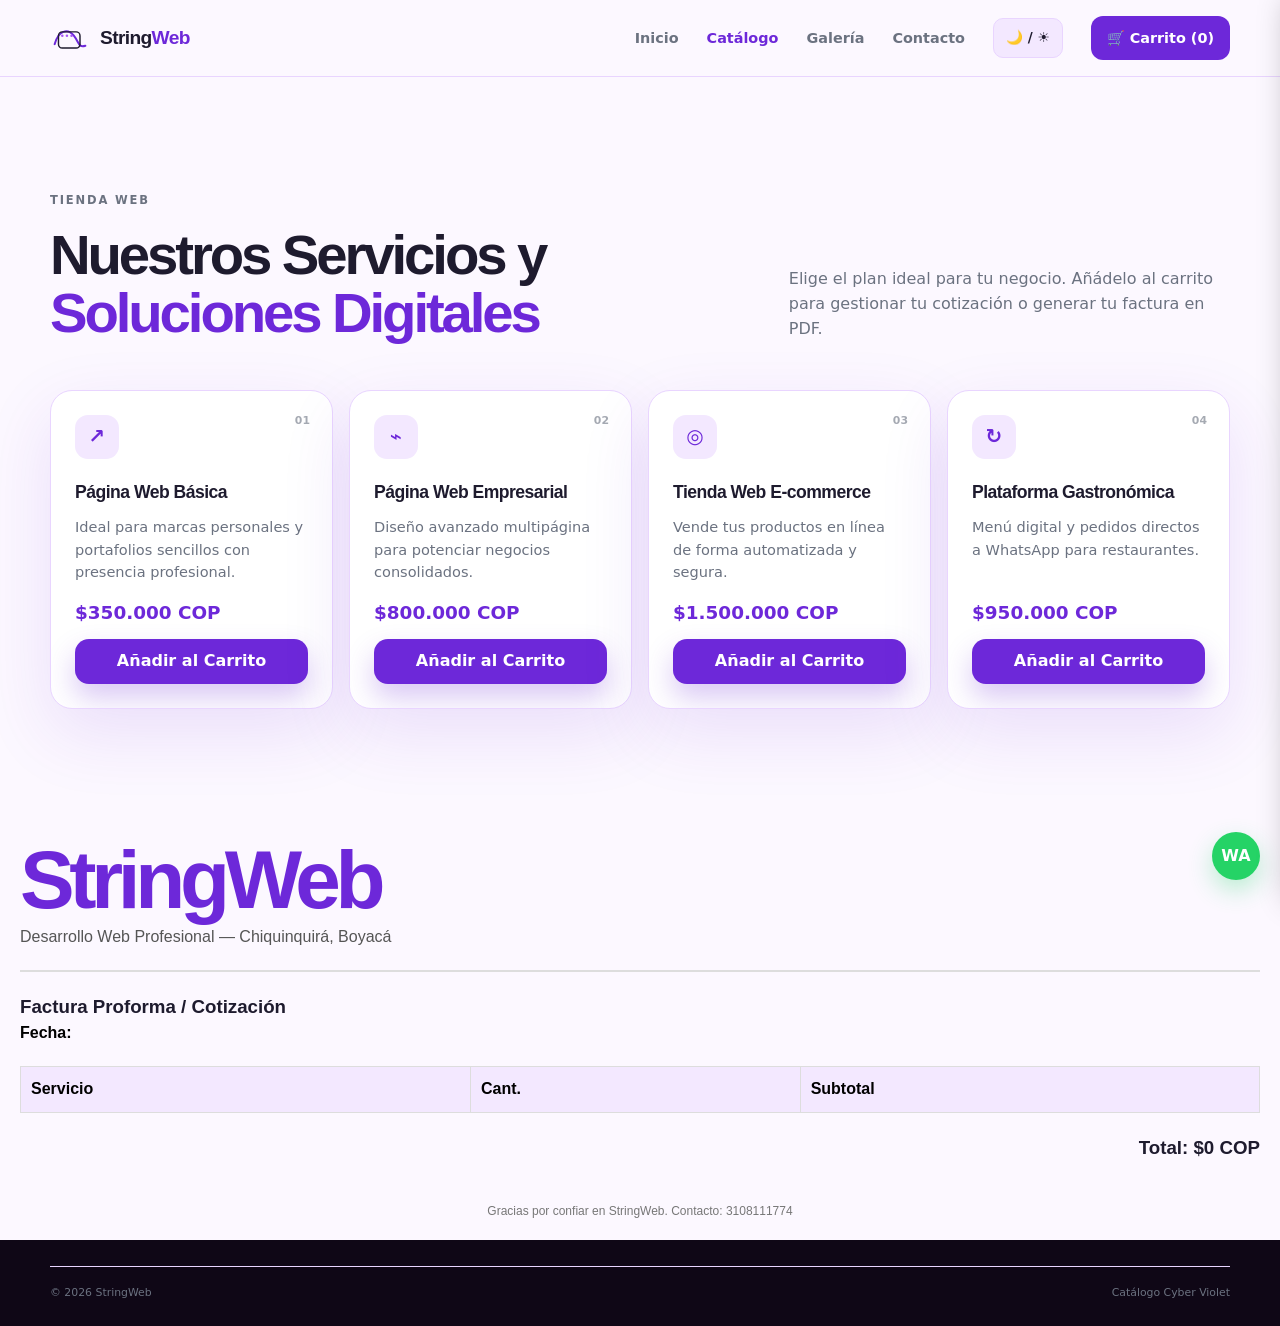
<file: catalogo.html>
<!DOCTYPE html>
<html lang="es">
<head>
    <meta charset="UTF-8" />
    <meta name="viewport" content="width=device-width, initial-scale=1.0" />
    <title>StringWeb — Catálogo de Servicios</title>
    <link rel="stylesheet" href="css/styles.css" />
</head>
<body>
    <div class="site-shell">
        <header class="site-header" id="top">
            <div class="container nav-wrap">
                <a class="brand" href="index.html" aria-label="StringWeb, inicio">
                    <span class="brand-mark" aria-hidden="true">
                        <svg viewBox="0 0 52 40" role="img">
                            <path d="M6 28C11 10 23 7 31 17C38 26 37 33 46 30" class="thread-line" />
                            <path d="M16 12h18a5 5 0 0 1 5 5v11a5 5 0 0 1-5 5H16a5 5 0 0 1-5-5V17a5 5 0 0 1 5-5Z" class="page-outline" />
                            <circle cx="16" cy="17" r="1.65" class="thread-dot" />
                            <circle cx="22" cy="17" r="1.65" class="thread-dot" />
                            <circle cx="28" cy="17" r="1.65" class="thread-dot" />
                        </svg>
                    </span>
                    <span class="brand-name">String<span>Web</span></span>
                </a>

                <!-- Botón hamburguesa móvil -->
                <button class="menu-toggle" aria-expanded="false" aria-controls="main-nav" aria-label="Abrir menú">
                    <span></span><span></span><span></span>
                </button>

                <nav class="main-nav" id="main-nav" aria-label="Navegación principal">
                    <a href="index.html">Inicio</a>
                    <a href="catalogo.html" class="active">Catálogo</a>
                    <a href="galeria.html">Galería</a>
                    <a href="contacto.html">Contacto</a>
                    <button class="theme-toggle" id="theme-btn" aria-label="Cambiar tema">🌙 / ☀️</button>
                    <button class="nav-cta" id="open-cart-btn" style="cursor:pointer;">🛒 Carrito (<span id="cart-counter">0</span>)</button>
                </nav>
            </div>
        </header>

        <main class="container section-pad">
            <div class="section-heading">
                <div>
                    <div class="section-label">Tienda Web</div>
                    <h2>Nuestros Servicios y <span>Soluciones Digitales</span></h2>
                </div>
                <p>Elige el plan ideal para tu negocio. Añádelo al carrito para gestionar tu cotización o generar tu factura en PDF.</p>
            </div>

            <div class="service-grid">
                <!-- Servicio 1 -->
                <div class="service-card">
                    <div>
                        <div class="service-icon">↗</div>
                        <h3>Página Web Básica</h3>
                        <p>Ideal para marcas personales y portafolios sencillos con presencia profesional.</p>
                    </div>
                    <div>
                        <div class="service-price">$350.000 COP</div>
                        <button class="btn btn-primary" style="width:100%; padding:10px;" onclick="agregarAlCarrito('Página Web Básica', 350000)">Añadir al Carrito</button>
                    </div>
                    <span class="service-number">01</span>
                </div>

                <!-- Servicio 2 -->
                <div class="service-card">
                    <div>
                        <div class="service-icon">⌁</div>
                        <h3>Página Web Empresarial</h3>
                        <p>Diseño avanzado multipágina para potenciar negocios consolidados.</p>
                    </div>
                    <div>
                        <div class="service-price">$800.000 COP</div>
                        <button class="btn btn-primary" style="width:100%; padding:10px;" onclick="agregarAlCarrito('Página Web Empresarial', 800000)">Añadir al Carrito</button>
                    </div>
                    <span class="service-number">02</span>
                </div>

                <!-- Servicio 3 -->
                <div class="service-card">
                    <div>
                        <div class="service-icon">◎</div>
                        <h3>Tienda Web E-commerce</h3>
                        <p>Vende tus productos en línea de forma automatizada y segura.</p>
                    </div>
                    <div>
                        <div class="service-price">$1.500.000 COP</div>
                        <button class="btn btn-primary" style="width:100%; padding:10px;" onclick="agregarAlCarrito('Tienda Web E-commerce', 1500000)">Añadir al Carrito</button>
                    </div>
                    <span class="service-number">03</span>
                </div>

                <!-- Servicio 4 -->
                <div class="service-card">
                    <div>
                        <div class="service-icon">↻</div>
                        <h3>Plataforma Gastronómica</h3>
                        <p>Menú digital y pedidos directos a WhatsApp para restaurantes.</p>
                    </div>
                    <div>
                        <div class="service-price">$950.000 COP</div>
                        <button class="btn btn-primary" style="width:100%; padding:10px;" onclick="agregarAlCarrito('Plataforma Gastronómica', 950000)">Añadir al Carrito</button>
                    </div>
                    <span class="service-number">04</span>
                </div>
            </div>
        </main>

        <!-- DRAWER DE CARRITO DESLIZABLE -->
        <div class="cart-drawer-overlay" id="cart-overlay"></div>
        <div class="cart-drawer" id="cart-drawer">
            <div class="cart-header">
                <h3>Tu Carrito de Compras</h3>
                <button class="close-cart" id="close-cart">&times;</button>
            </div>
            <ul class="cart-items" id="cart-items-list">
                <!-- Se llena con JS -->
            </ul>
            <div class="cart-footer">
                <div class="cart-total-row">
                    <span>Total:</span>
                    <span id="cart-total-amount">$0 COP</span>
                </div>
                <button class="btn btn-primary btn-full" style="margin-bottom: 8px;" onclick="finalizarCompraWhatsApp()">Finalizar por WhatsApp 🚀</button>
                <button class="btn btn-light btn-full" onclick="generarFacturaPDF()">Generar Factura PDF 📄</button>
            </div>
        </div>

        <!-- ÁREA PARA IMPRESIÓN LIMPIA DE FACTURA PDF -->
        <div id="invoice-print-area" class="print-only">
            <div style="font-family: Arial, sans-serif; padding: 20px; color: #000;">
                <h1 style="color: #6d28d9; margin-bottom: 5px;">StringWeb</h1>
                <p style="margin: 0; color: #555;">Desarrollo Web Profesional — Chiquinquirá, Boyacá</p>
                <hr style="border: 1px solid #ddd; margin: 20px 0;">
                <h3>Factura Proforma / Cotización</h3>
                <p><strong>Fecha:</strong> <span id="invoice-date"></span></p>
                <table style="width: 100%; border-collapse: collapse; margin-top: 20px;">
                    <thead>
                        <tr style="background: #f3e8ff; text-align: left;">
                            <th style="padding: 10px; border: 1px solid #ddd;">Servicio</th>
                            <th style="padding: 10px; border: 1px solid #ddd;">Cant.</th>
                            <th style="padding: 10px; border: 1px solid #ddd;">Subtotal</th>
                        </tr>
                    </thead>
                    <tbody id="invoice-table-body">
                        <!-- Items -->
                    </tbody>
                </table>
                <h3 style="text-align: right; margin-top: 20px;" id="invoice-total-text">Total: $0 COP</h3>
                <p style="margin-top: 40px; font-size: 12px; color: #777; text-align: center;">Gracias por confiar en StringWeb. Contacto: 3108111774</p>
            </div>
        </div>

        <footer class="site-footer">
            <div class="container footer-bottom"><span>© <span id="year"></span> StringWeb</span><span>Catálogo Cyber Violet</span></div>
        </footer>

        <a class="floating-whatsapp" href="https://wa.me/573108111774?text=Hola%20StringWeb,%20estoy%20viendo%20el%20catálogo." target="_blank" aria-label="WhatsApp">WA</a>
    </div>

    <script src="script.js"></script>
</body>
</html>
</file>
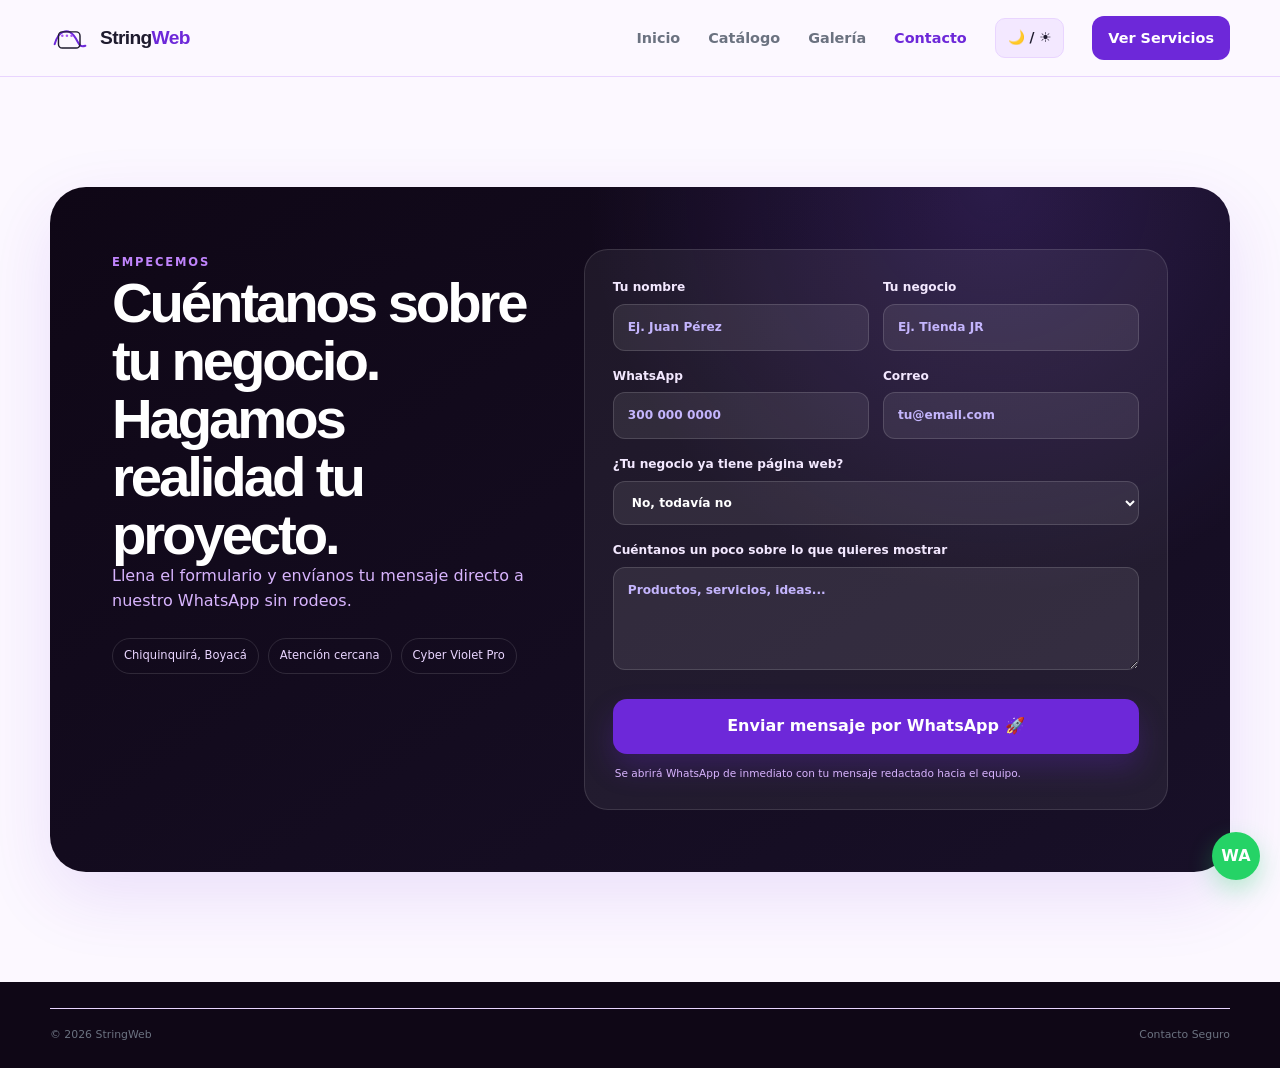
<file: contacto.html>
<!DOCTYPE html>
<html lang="es">
<head>
    <meta charset="UTF-8" />
    <meta name="viewport" content="width=device-width, initial-scale=1.0" />
    <title>StringWeb — Contacto</title>
    <link rel="stylesheet" href="css/styles.css" />
</head>
<body>
    <div class="site-shell">
        <header class="site-header" id="top">
            <div class="container nav-wrap">
                <a class="brand" href="index.html" aria-label="StringWeb, inicio">
                    <span class="brand-mark" aria-hidden="true">
                        <svg viewBox="0 0 52 40" role="img">
                            <path d="M6 28C11 10 23 7 31 17C38 26 37 33 46 30" class="thread-line" />
                            <path d="M16 12h18a5 5 0 0 1 5 5v11a5 5 0 0 1-5 5H16a5 5 0 0 1-5-5V17a5 5 0 0 1 5-5Z" class="page-outline" />
                            <circle cx="16" cy="17" r="1.65" class="thread-dot" />
                            <circle cx="22" cy="17" r="1.65" class="thread-dot" />
                            <circle cx="28" cy="17" r="1.65" class="thread-dot" />
                        </svg>
                    </span>
                    <span class="brand-name">String<span>Web</span></span>
                </a>

                <!-- Botón hamburguesa móvil -->
                <button class="menu-toggle" aria-expanded="false" aria-controls="main-nav" aria-label="Abrir menú">
                    <span></span><span></span><span></span>
                </button>

                <nav class="main-nav" id="main-nav" aria-label="Navegación principal">
                    <a href="index.html">Inicio</a>
                    <a href="catalogo.html">Catálogo</a>
                    <a href="galeria.html">Galería</a>
                    <a href="contacto.html" class="active">Contacto</a>
                    <button class="theme-toggle" id="theme-btn" aria-label="Cambiar tema">🌙 / ☀️</button>
                    <a href="catalogo.html" class="nav-cta">Ver Servicios</a>
                </nav>
            </div>
        </header>

        <main class="container section-pad">
            <div class="contact-panel">
                <div class="contact-copy">
                    <div class="section-label light">Empecemos</div>
                    <h2>Cuéntanos sobre tu negocio. <span>Hagamos realidad tu proyecto.</span></h2>
                    <p>Llena el formulario y envíanos tu mensaje directo a nuestro WhatsApp sin rodeos.</p>
                    <div class="contact-notes">
                        <span>Chiquinquirá, Boyacá</span>
                        <span>Atención cercana</span>
                        <span>Cyber Violet Pro</span>
                    </div>
                </div>
                <form class="contact-form" id="contact-form">
                    <div class="field-row">
                        <label>Tu nombre<input name="name" type="text" placeholder="Ej. Juan Pérez" required /></label>
                        <label>Tu negocio<input name="business" type="text" placeholder="Ej. Tienda JR" required /></label>
                    </div>
                    <div class="field-row">
                        <label>WhatsApp<input name="whatsapp" type="tel" placeholder="300 000 0000" required /></label>
                        <label>Correo<input name="email" type="email" placeholder="tu@email.com" /></label>
                    </div>
                    <label>¿Tu negocio ya tiene página web?
                        <select name="hasWebsite">
                            <option value="no">No, todavía no</option>
                            <option value="si">Sí, pero quiero mejorarla</option>
                            <option value="otra">Tengo una, pero quiero empezar de nuevo</option>
                        </select>
                    </label>
                    <label>Cuéntanos un poco sobre lo que quieres mostrar<textarea name="message" rows="4" placeholder="Productos, servicios, ideas..."></textarea></label>
                    <button class="btn btn-primary btn-full" type="submit">Enviar mensaje por WhatsApp 🚀</button>
                    <p class="form-note">Se abrirá WhatsApp de inmediato con tu mensaje redactado hacia el equipo.</p>
                    <div class="form-success" id="form-success" hidden></div>
                </form>
            </div>
        </main>

        <footer class="site-footer">
            <div class="container footer-bottom"><span>© <span id="year"></span> StringWeb</span><span>Contacto Seguro</span></div>
        </footer>

        <a class="floating-whatsapp" href="https://wa.me/573108111774?text=Hola%20StringWeb" target="_blank">WA</a>
    </div>

    <script src="script.js"></script>
</body>
</html>
</file>
<file: css/styles.css>
:root {
    --bg: #fcf8ff;
    --surface: #ffffff;
    --surface-soft: #f3e8ff;
    --ink: #1e1b2e;
    --muted: #6b7280;
    --line: #e9d5ff;
    --primary: #6d28d9;        /* Violeta Eléctrico Profundo */
    --primary-2: #8b5cf6;      /* Lavanda Neón */
    --cyan: #a855f7;           /* Acento Neón Cyber */
    --dark: #0f0716;
    --dark-2: #181028;
    --radius-lg: 28px;
    --radius-md: 18px;
    --shadow: 0 24px 70px rgba(109, 40, 217, 0.12);
    --max: 1180px;
}

body.dark-mode {
    --bg: #0f0716;
    --surface: #181028;
    --surface-soft: #23153c;
    --ink: #e5e7eb;
    --muted: #9ca3af;
    --line: #3b205d;
    --primary: #818cf8;
    --primary-2: #a78bfa;
    --cyan: #c084fc;
    --dark: #07030c;
    --dark-2: #0f0716;
    --shadow: 0 24px 70px rgba(0, 0, 0, 0.5);
}

* { 
    box-sizing: border-box; 
    margin: 0;
    padding: 0;
}

html { scroll-behavior: smooth; }
body { 
    background: var(--bg); 
    color: var(--ink); 
    font-family: Inter, system-ui, -apple-system, BlinkMacSystemFont, "Segoe UI", sans-serif; 
    line-height: 1.55; 
    transition: background 0.3s ease, color 0.3s ease; 
}
a { color: inherit; text-decoration: none; }
button, input, textarea, select { font: inherit; }
button { border: 0; }
.container { width: min(var(--max), calc(100% - 40px)); margin: 0 auto; }
.section-pad { padding: 110px 0; position: relative; }

/* NAVEGACIÓN */
.site-header { position: sticky; top: 0; z-index: 50; border-bottom: 1px solid var(--line); background: var(--bg); backdrop-filter: blur(18px); transition: background 0.3s ease, border-color 0.3s ease; }
.nav-wrap { min-height: 76px; display: flex; align-items: center; justify-content: space-between; gap: 26px; }
.brand { display: inline-flex; align-items: center; gap: 10px; font-weight: 800; letter-spacing: -0.04em; }
.brand-mark { display: inline-grid; place-items: center; width: 40px; height: 32px; }
.brand-mark svg { width: 40px; height: 32px; overflow: visible; }
.thread-line { fill: none; stroke: var(--primary); stroke-width: 2.6; stroke-linecap: round; }
.page-outline { fill: none; stroke: var(--ink); stroke-width: 1.85; }
.thread-dot { fill: var(--cyan); }
.brand-name { font-family: "Plus Jakarta Sans", Inter, sans-serif; font-size: 1.2rem; }
.brand-name span { color: var(--primary); }

.main-nav { display: flex; align-items: center; gap: 28px; font-size: .9rem; font-weight: 600; color: var(--muted); }
.main-nav a { transition: color .2s ease; }
.main-nav a:hover, .main-nav a.active { color: var(--primary); }
.nav-cta { padding: 11px 16px; border-radius: 12px; background: var(--primary); color: #fff !important; }

/* Botón de Modo Oscuro */
.theme-toggle { background: var(--surface-soft); border: 1px solid var(--line); color: var(--ink); padding: 8px 12px; border-radius: 10px; cursor: pointer; font-size: 0.85rem; font-weight: 700; transition: var(--shadow); }
.theme-toggle:hover { border-color: var(--primary); }

.menu-toggle { display: none; width: 42px; height: 42px; border-radius: 12px; background: var(--surface); border: 1px solid var(--line); cursor: pointer; flex-direction: column; justify-content: center; align-items: center; gap: 5px; }
.menu-toggle span { display: block; width: 20px; height: 2px; background: var(--ink); border-radius: 99px; }

/* HERO & PARTÍCULAS */
.hero { overflow: hidden; padding-top: 88px; position: relative; }
#particles-js { position: absolute; width: 100%; height: 100%; top: 0; left: 0; z-index: 1; pointer-events: none; }
.hero-grid { display: grid; grid-template-columns: .95fr 1.05fr; align-items: center; gap: 64px; min-height: 670px; position: relative; z-index: 2; }
.hero-copy { position: relative; z-index: 2; }
.eyebrow, .section-label { display: inline-flex; align-items: center; gap: 9px; text-transform: uppercase; letter-spacing: .16em; font-size: .72rem; font-weight: 800; color: var(--muted); }
.eyebrow { margin-bottom: 20px; }
.eyebrow-dot { width: 8px; height: 8px; border-radius: 50%; background: var(--cyan); box-shadow: 0 0 0 5px rgba(168, 85, 247, .15); }
h1, h2, h3 { font-family: "Plus Jakarta Sans", Inter, sans-serif; color: var(--ink); }
h1 { margin: 0; font-size: clamp(3.5rem, 6.4vw, 6.1rem); line-height: .99; letter-spacing: -.065em; max-width: 780px; }
h1 span { color: var(--primary); }
.hero-lead { max-width: 610px; margin: 28px 0 0; font-size: 1.08rem; color: var(--muted); }
.hero-actions { display: flex; align-items: center; gap: 22px; margin-top: 34px; flex-wrap: wrap; }

.btn { display: inline-flex; align-items: center; justify-content: center; gap: 12px; padding: 15px 20px; border-radius: 14px; font-weight: 800; cursor: pointer; transition: transform .2s ease, box-shadow .2s ease, background .2s ease; }
.btn:hover { transform: translateY(-2px); }
.btn-primary { background: var(--primary); color: #fff; box-shadow: 0 14px 28px rgba(109, 40, 217, .25); }
.btn-primary:hover { box-shadow: 0 18px 34px rgba(109, 40, 217, .35); background: var(--primary-2); }
.btn-light { background: var(--surface); color: var(--ink); border: 1px solid var(--line); box-shadow: 0 14px 32px rgba(0, 0, 0, .1); }

.text-link { font-weight: 700; font-size: .92rem; color: var(--ink); }
.text-link span { color: var(--primary); margin-left: 5px; }
.trust-row { display: flex; flex-wrap: wrap; gap: 18px; margin-top: 32px; color: var(--muted); font-size: .78rem; }
.trust-row span::before { content: "✓"; margin-right: 7px; color: var(--primary); font-weight: 800; }

/* VISUAL HERO MOCKUP */
.hero-visual { min-height: 600px; position: relative; display: grid; place-items: center; z-index: 2; }
.browser-card, .card-back { position: absolute; width: min(580px, 92%); border-radius: 24px; border: 1px solid var(--line); box-shadow: var(--shadow); }
.browser-card { z-index: 4; overflow: hidden; background: var(--surface); transform: rotate(2.5deg); }
.card-back { height: 380px; background: var(--surface-soft); transform: rotate(-4deg) translate(-28px, 28px); }
.browser-topbar { height: 48px; display: grid; grid-template-columns: 1fr 1.5fr 1fr; align-items: center; padding: 0 15px; border-bottom: 1px solid var(--line); background: var(--surface); }
.browser-dots { display: flex; gap: 5px; }
.browser-dots i { width: 7px; height: 7px; border-radius: 50%; background: var(--muted); }
.browser-url { justify-self: center; padding: 5px 20px; border-radius: 999px; background: var(--surface-soft); color: var(--muted); font-size: .65rem; }
.browser-mini { justify-self: end; color: var(--primary); font-weight: 900; }
.browser-page { padding: 26px 28px 30px; background: var(--bg); }
.page-nav { display: flex; justify-content: space-between; align-items: center; }
.mini-brand { display: flex; align-items: center; gap: 6px; font-size: .72rem; }
.mini-brand span { width: 15px; height: 15px; border-radius: 5px; background: var(--primary); }
.page-hero { margin-top: 34px; display: grid; grid-template-columns: 1fr .76fr; gap: 28px; align-items: center; }
.mini-kicker { font-size: .48rem; color: var(--primary); font-weight: 800; letter-spacing: .16em; }
.mini-title { width: 87%; height: 16px; margin-top: 11px; border-radius: 99px; background: var(--ink); opacity: 0.85; }
.mini-title.short { width: 68%; margin-top: 7px; }
.mini-copy { width: 92%; height: 7px; margin-top: 18px; border-radius: 99px; background: var(--muted); opacity: 0.4; }
.mini-copy.short { width: 72%; margin-top: 7px; }
.mini-button { width: 88px; height: 27px; margin-top: 18px; border-radius: 8px; background: var(--primary); }
.mini-window { aspect-ratio: 1 / 1; position: relative; border-radius: 20px; background: linear-gradient(150deg, var(--primary), var(--cyan)); box-shadow: inset 0 0 0 1px rgba(255,255,255,.35); overflow: hidden; }
.mini-window::after { content: ""; position: absolute; inset: 18px; border-radius: 13px; background: var(--surface); }

.floating-badge { position: absolute; z-index: 8; padding: 10px 12px; border: 1px solid var(--line); background: var(--surface); box-shadow: var(--shadow); backdrop-filter: blur(10px); border-radius: 13px; font-size: .7rem; font-weight: 800; color: var(--ink); }
.badge-one { right: -3px; bottom: 88px; color: #10b981; } 
.badge-two { left: -16px; top: 92px; color: var(--ink); } .badge-two b { color: var(--primary); }

/* SECCIONES Y TARJETAS */
.statement { background: var(--surface); }
.statement-content h2, .section-heading h2, .difference-copy h2, .process h2, .future-copy h2, .faq-intro h2, .contact-copy h2 { margin: 0; font-size: clamp(2.35rem, 4.4vw, 4.25rem); line-height: 1.03; letter-spacing: -.055em; color: var(--ink); }
.statement-content h2 em { color: var(--primary); font-style: normal; }
.statement-content p { max-width: 710px; margin: 28px 0 0; font-size: 1.05rem; color: var(--muted); }
.quote-line { display: flex; align-items: center; gap: 12px; margin-top: 30px; color: var(--ink); }
.quote-line span { width: 34px; height: 2px; background: var(--primary); }

.section-heading { display: grid; grid-template-columns: 1fr .65fr; gap: 60px; align-items: end; margin-bottom: 48px; }
.section-heading h2 { margin-top: 14px; max-width: 770px; }
.section-heading h2 span, .future-copy h2 span, .faq-intro h2 span, .difference-copy h2 span { color: var(--primary); }
.section-heading > p { margin: 0; color: var(--muted); }

.service-grid { display: grid; grid-template-columns: repeat(4, 1fr); gap: 16px; }
.service-card { min-height: 300px; position: relative; padding: 24px; overflow: hidden; border: 1px solid var(--line); border-radius: 22px; background: var(--surface); box-shadow: var(--shadow); transition: transform .25s ease, box-shadow .25s ease; display: flex; flex-direction: column; justify-content: space-between; }
.service-card:hover { transform: translateY(-6px); border-color: var(--primary); }
.service-icon { display: grid; place-items: center; width: 44px; height: 44px; border-radius: 13px; background: var(--surface-soft); color: var(--primary); font-size: 1.25rem; font-weight: 800; }
.service-card h3 { margin: 20px 0 10px; font-size: 1.1rem; letter-spacing: -.03em; color: var(--ink); }
.service-card p { margin: 0 0 15px; color: var(--muted); font-size: .91rem; }
.service-price { font-size: 1.15rem; font-weight: 800; color: var(--primary); margin-bottom: 12px; }
.service-number { position: absolute; right: 22px; top: 22px; color: var(--muted); font-size: .68rem; font-weight: 800; opacity: 0.6; }

/* DIFERENCIA Y CONTACTO PANELS */
.difference { background: var(--surface); }
.difference-panel, .contact-panel { position: relative; overflow: hidden; display: grid; grid-template-columns: 1fr 1fr; gap: 40px; padding: 74px; border-radius: 36px; background: radial-gradient(circle at 80% 0%, rgba(139, 92, 246, .2), transparent 35%), linear-gradient(145deg, var(--dark) 0%, var(--dark-2) 100%); color: #fff; box-shadow: var(--shadow); }
.difference-copy h2, .contact-copy h2 { color: #fff !important; }
.difference-copy p, .contact-copy > p { color: #d8b4fe !important; }
.section-label.light { color: #c084fc; }

/* PROCESO */
.process-list { border-top: 1px solid var(--line); }
.process-item { display: grid; grid-template-columns: 92px 1fr 50px; gap: 24px; align-items: center; padding: 28px 0; border-bottom: 1px solid var(--line); }
.process-num { color: var(--primary); font-size: .72rem; font-weight: 800; letter-spacing: .14em; }
.process-item h3 { margin: 0; font-size: 1.35rem; color: var(--ink); }
.process-item p { margin: 5px 0 0; color: var(--muted); }
.process-arrow { justify-self: end; width: 40px; height: 40px; display: grid; place-items: center; border: 1px solid var(--line); border-radius: 50%; color: var(--primary); }

/* FAQ */
.faq { background: var(--surface-soft); }
.faq-grid { display: grid; grid-template-columns: .75fr 1.25fr; gap: 60px; }
.faq-intro p { color: var(--muted); max-width: 420px; margin-top: 24px; }
.faq-list details { border-bottom: 1px solid var(--line); }
.faq-list summary { list-style: none; cursor: pointer; padding: 22px 0; font-weight: 800; display: flex; align-items: center; justify-content: space-between; gap: 20px; color: var(--ink); }
.faq-list summary::-webkit-details-marker { display: none; }
.faq-list summary::after { content: "+"; color: var(--primary); font-size: 1.3rem; transition: transform .2s ease; }
.faq-list details[open] summary::after { transform: rotate(45deg); }
.faq-list p { margin: -8px 40px 20px 0; color: var(--muted); }

/* CONTACTO */
.contact { padding-bottom: 70px; }
.contact-panel { grid-template-columns: .85fr 1.15fr; padding: 62px; }
.contact-notes { display: flex; flex-wrap: wrap; gap: 9px; margin-top: 25px; }
.contact-notes span { padding: 8px 11px; border: 1px solid rgba(255,255,255,.12); border-radius: 999px; color: #e9d5ff; font-size: .72rem; }
.contact-form { padding: 28px; background: rgba(255,255,255,.06); border: 1px solid rgba(255,255,255,.12); border-radius: 24px; }
.field-row { display: grid; grid-template-columns: 1fr 1fr; gap: 14px; }
.contact-form label { display: block; margin-bottom: 16px; color: #f3e8ff; font-size: .76rem; font-weight: 700; }
.contact-form input, .contact-form select, .contact-form textarea { width: 100%; margin-top: 7px; padding: 13px 14px; border-radius: 12px; border: 1px solid rgba(255,255,255,.14); background: rgba(255,255,255,.08); color: #fff; outline: none; }
.contact-form input::placeholder, .contact-form textarea::placeholder { color: #c4b5fd; }
.contact-form input:focus, .contact-form select:focus, .contact-form textarea:focus { border-color: rgba(167,139,250,.8); box-shadow: 0 0 0 3px rgba(109,40,217,.2); }
.contact-form select option { color: #0b1220; }
.btn-full { width: 100%; margin-top: 7px; }
.form-note { margin: 12px 2px 0; color: #d8b4fe; font-size: .66rem; line-height: 1.45; }
.form-success { margin-top: 14px; padding: 12px 14px; border-radius: 12px; background: rgba(168,85,247,.2); color: #f3e8ff; font-size: .82rem; }

/* FOOTER Y WHATSAPP */
.site-footer { background: var(--dark); color: var(--muted); padding-top: 26px; }
.footer-main { display: grid; grid-template-columns: 1fr auto 1fr; gap: 30px; align-items: center; padding: 32px 0; }
.footer-brand .brand-name { color: #fff; } .footer-brand .page-outline { stroke: #fff; }
.footer-main p { margin: 0; color: var(--muted); font-size: .84rem; text-align: center; }
.footer-links { display: flex; justify-content: flex-end; gap: 18px; font-size: .76rem; color: var(--muted); }
.footer-bottom { display: flex; justify-content: space-between; gap: 20px; padding: 18px 0 24px; border-top: 1px solid var(--line); color: var(--muted); font-size: .68rem; }
.floating-whatsapp { position: fixed; right: 20px; bottom: 20px; z-index: 40; width: 48px; height: 48px; border-radius: 50%; display: grid; place-items: center; background: #25d366; color: #fff; font-weight: 900; box-shadow: 0 10px 25px rgba(37,211,102,.3); transition: transform 0.2s; }
.floating-whatsapp:hover { transform: scale(1.1); }

/* CARRITO DRAWER */
.cart-drawer-overlay { position: fixed; inset: 0; background: rgba(15,7,22,0.6); backdrop-filter: blur(4px); opacity: 0; visibility: hidden; transition: 0.3s ease; z-index: 999; }
.cart-drawer-overlay.active { opacity: 1; visibility: visible; }
.cart-drawer { position: fixed; top: 0; right: -420px; width: 100%; max-width: 400px; height: 100%; background: var(--surface); border-left: 1px solid var(--line); box-shadow: -10px 0 30px rgba(0,0,0,0.3); transition: right 0.3s ease-in-out; z-index: 1000; display: flex; flex-direction: column; padding: 2rem; color: var(--ink); }
.cart-drawer.active { right: 0; }
.cart-header { display: flex; justify-content: space-between; align-items: center; border-bottom: 1px solid var(--line); padding-bottom: 1rem; margin-bottom: 1rem; }
.close-cart { background: none; font-size: 1.5rem; cursor: pointer; color: var(--ink); }
.cart-items { list-style: none; flex-grow: 1; overflow-y: auto; margin-bottom: 1rem; }
.cart-item-row { display: flex; justify-content: space-between; align-items: center; padding: 10px 0; border-bottom: 1px solid var(--line); font-size: 0.9rem; }
.cart-item-controls { display: flex; align-items: center; gap: 8px; margin-top: 5px; }
.cart-item-controls button { background: var(--surface-soft); border: 1px solid var(--line); color: var(--ink); width: 24px; height: 24px; border-radius: 4px; cursor: pointer; font-weight: bold; }
.cart-footer { border-top: 1px solid var(--line); padding-top: 1rem; }
.cart-total-row { display: flex; justify-content: space-between; font-size: 1.2rem; font-weight: 800; margin-bottom: 1rem; color: var(--ink); }

/* FACTURA IMPRESIÓN */
@media print {
    body * { visibility: hidden; }
    #invoice-print-area, #invoice-print-area * { visibility: visible; }
    #invoice-print-area { position: absolute; left: 0; top: 0; width: 100%; background: #fff !important; color: #000 !important; padding: 40px; }
}

.reveal { opacity: 0; transform: translateY(22px); transition: opacity .7s ease, transform .7s ease; }
.reveal.is-visible { opacity: 1; transform: translateY(0); }
.reveal-delay { transition-delay: .08s; } .reveal-delay-2 { transition-delay: .14s; } .reveal-delay-3 { transition-delay: .2s; }

/* --- ESTILOS DE LA GALERÍA --- */
.gallery-grid {
    display: grid;
    grid-template-columns: repeat(auto-fill, minmax(320px, 1fr));
    gap: 20px;
}

.gallery-item {
    position: relative;
    border-radius: var(--radius-md, 18px);
    overflow: hidden;
    height: 250px;
    border: 1px solid var(--line);
    box-shadow: var(--shadow);
    transition: transform 0.3s ease, border-color 0.3s ease;
}

.gallery-item:hover {
    transform: translateY(-5px);
    border-color: var(--primary);
}

.gallery-item img {
    width: 100%;
    height: 100%;
    object-fit: cover;
    display: block;
    transition: transform 0.4s ease;
}

.gallery-item:hover img {
    transform: scale(1.08);
}

.gallery-overlay {
    position: absolute;
    inset: 0;
    background: linear-gradient(to top, rgba(15, 7, 22, 0.95), transparent 70%);
    display: flex;
    flex-direction: column;
    justify-content: flex-end;
    padding: 20px;
    color: #fff;
    opacity: 0.9;
    transition: opacity 0.3s ease;
}

.gallery-overlay h3 {
    font-size: 1.1rem;
    color: #fff;
    margin-bottom: 4px;
}

.gallery-overlay p {
    font-size: 0.85rem;
    color: var(--cyan, #c084fc);
    margin: 0;
}

/* --- OPTIMIZACIÓN MÓVIL DEFINITIVA (COMPACTO Y LIMPIO) --- */
@media (max-width: 760px) {
    .section-pad {
        padding: 45px 0 !important;
    }

    .nav-wrap {
        min-height: 65px;
    }

    .menu-toggle {
        display: flex !important;
    }

    /* Menú desplegable hamburguesa adaptado a .main-nav */
    .main-nav {
        position: absolute;
        top: 100%;
        left: 0;
        width: 100%;
        background: rgba(15, 12, 24, 0.98);
        backdrop-filter: blur(14px);
        flex-direction: column;
        align-items: center;
        gap: 16px;
        padding: 0;
        max-height: 0;
        overflow: hidden;
        transition: max-height 0.35s ease-in-out, padding 0.35s ease;
        border-bottom: 1px solid rgba(255, 255, 255, 0.1);
        z-index: 1001;
    }

    .main-nav.open {
        max-height: 380px;
        padding: 24px 0;
    }

    .hero {
        padding-top: 30px;
    }

    .hero-grid {
        grid-template-columns: 1fr;
        gap: 20px;
        min-height: auto;
    }

    h1 {
        font-size: 2.2rem !important;
        line-height: 1.1 !important;
    }

    .hero-visual {
        display: none !important;
    }

    .statement-content h2, 
    .section-heading h2, 
    .process h2, 
    .faq-intro h2, 
    .contact-copy h2 {
        font-size: 1.8rem !important;
        line-height: 1.2 !important;
    }

    .two-col, 
    .faq-grid, 
    .section-heading,
    .contact-panel {
        grid-template-columns: 1fr !important;
        gap: 20px !important;
        padding: 30px 18px;
    }

    .service-grid {
        grid-template-columns: 1fr !important;
        gap: 16px;
    }

    .field-row {
        grid-template-columns: 1fr;
        gap: 0;
    }

    .footer-main {
        grid-template-columns: 1fr;
        gap: 15px;
        text-align: center;
    }

    .footer-links {
        justify-content: center;
    }

    .footer-bottom {
        flex-direction: column;
        align-items: center;
        gap: 6px;
        text-align: center;
    }
}
/* --- CORRECCIÓN DEFINITIVA PARA LA VERSIÓN MÓVIL (MENÚ Y DISEÑO) --- */
@media (max-width: 760px) {
    /* Mostramos el botón hamburguesa */
    .menu-toggle {
        display: flex !important;
        flex-direction: column;
        justify-content: center;
        align-items: center;
        gap: 5px;
        background: var(--surface);
        border: 1px solid var(--line);
        width: 40px;
        height: 40px;
        border-radius: 10px;
        cursor: pointer;
        z-index: 1002;
    }

    .menu-toggle span {
        display: block;
        width: 20px;
        height: 2px;
        background: var(--ink);
        border-radius: 99px;
        transition: 0.3s;
    }

    /* Ocultamos el menú principal por defecto en móviles y lo transformamos en panel flotante */
    .main-nav {
        position: absolute;
        top: 100%;
        left: 0;
        width: 100%;
        background: rgba(15, 7, 22, 0.98);
        backdrop-filter: blur(16px);
        flex-direction: column;
        align-items: center;
        gap: 18px;
        padding: 0;
        max-height: 0;
        overflow: hidden;
        transition: max-height 0.35s ease-in-out, padding 0.35s ease;
        border-bottom: 1px solid rgba(255, 255, 255, 0.1);
        z-index: 1001;
        box-shadow: 0 20px 40px rgba(0,0,0,0.5);
    }

    /* Clase que despliega el menú al hacer clic en la hamburguesa */
    .main-nav.open {
        max-height: 400px;
        padding: 25px 0;
    }

    /* Ajustes generales del Hero para evitar espacio muerto */
    .hero {
        padding-top: 30px;
    }

    .hero-grid {
        grid-template-columns: 1fr;
        gap: 20px;
        min-height: auto;
    }

    h1 {
        font-size: 2.3rem !important;
        line-height: 1.1 !important;
    }

    /* Ocultamos el mockup pesado en dispositivos móviles */
    .hero-visual {
        display: none !important;
    }

    .section-pad {
        padding: 50px 0 !important;
    }

    .statement-content h2, 
    .section-heading h2, 
    .process h2, 
    .faq-intro h2, 
    .contact-copy h2 {
        font-size: 1.85rem !important;
        line-height: 1.2 !important;
    }

    .two-col, .faq-grid, .section-heading, .contact-panel {
        grid-template-columns: 1fr !important;
        gap: 20px !important;
    }

    .service-grid {
        grid-template-columns: 1fr !important;
        gap: 15px;
    }
}
</file>
